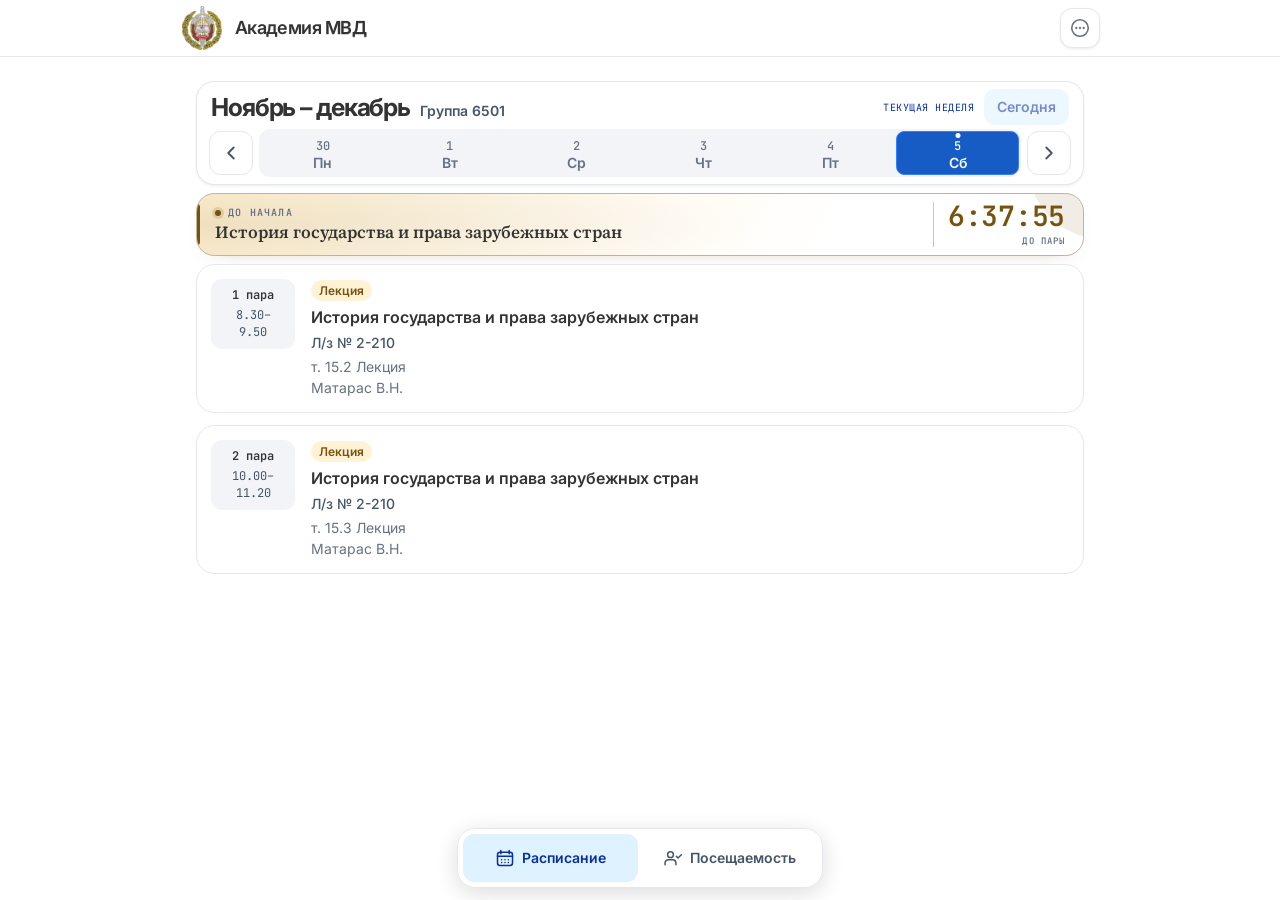
<file: index.html>
<!DOCTYPE html>
<html lang="ru">
<head>
<script src="./js/questions.js" defer></script>
<script src="./js/verified-lessons.js" defer></script>
<script type="module" src="./js/app.js?v=20261122-attendance-motion"></script>
<script src="./js/pwa.js" defer></script>
<script type="module" src="./js/attendance.js?v=20261123-safari-handoff"></script>

<!-- Google Analytics -->
<script async src="https://www.googletagmanager.com/gtag/js?id=G-74Q3M2K18C"></script>
<script>
  window.dataLayer = window.dataLayer || [];
  function gtag(){dataLayer.push(arguments);}
  gtag('js', new Date());
  gtag('config', 'G-74Q3M2K18C');
</script>

<meta charset="UTF-8">
<meta name="viewport" content="width=device-width, initial-scale=1.0, maximum-scale=1, user-scalable=no, viewport-fit=cover">
<meta name="apple-mobile-web-app-capable" content="yes">
<meta name="apple-mobile-web-app-title" content="Расписание">
<meta name="mobile-web-app-capable" content="yes">
<meta name="theme-color" content="#ffffff">
<script src="./js/theme.js"></script>

<title>Расписание 4501 · 4502 · 4503</title>
  <!-- Иконки сайта -->
  <link rel="icon" href="./assets/icons/favicon.ico" sizes="any">
  <link rel="icon" type="image/png" sizes="96x96" href="./assets/icons/favicon-96x96.png">
  <link rel="icon" type="image/svg+xml" href="./assets/icons/favicon.svg">
  <link rel="apple-touch-icon" sizes="180x180" href="./assets/icons/apple-touch-icon.png">

  <link rel="manifest" href="./manifest.webmanifest">
  <link rel="preconnect" href="https://fonts.googleapis.com">
<link rel="preconnect" href="https://fonts.gstatic.com" crossorigin>
<link href="https://fonts.googleapis.com/css2?family=Inter:wght@400;500;600;700&family=JetBrains+Mono:wght@400;500;600&family=Source+Serif+4:wght@400;600&display=swap" rel="stylesheet">
<link rel="stylesheet" href="./css/styles.css?v=20261122-attendance-motion">
</head>
<body>

<div id="iosInstallHint" style="display:none;position:fixed;left:12px;right:12px;bottom:var(--page-nav-clearance);z-index:9999;background:var(--paper-card);color:var(--ink);border:1px solid var(--line);border-radius:var(--radius);padding:14px 16px;box-shadow:0 8px 30px rgba(0,0,0,.28);font:14px -apple-system,BlinkMacSystemFont,'Segoe UI',sans-serif">
  <div style="font-weight:600;font-size:15px;margin-bottom:6px">Добавь расписание на экран «Домой»</div>
  <div style="line-height:1.45;color:var(--ink-soft)">В Safari нажми <b>Поделиться</b> → <b>На экран «Домой»</b>. После добавления оно будет открываться как отдельное приложение.</div>
  <button id="iosInstallClose" style="margin-top:10px;border:0;border-radius:9px;padding:8px 12px;background:var(--primary-action);color:var(--primary-on-action);font-weight:600">Понятно</button>
</div>

<div class="header">
  <div class="header-inner">
    <p class="brand">
      <img class="brand-icon" src="./assets/images/academy-logo.png?v=2" width="52" height="52" alt="">
      <span class="brand-name">
        <span class="brand-word">Академия</span>
        <span class="brand-emblem">МВД</span>
      </span>
    </p>
    <div class="header-actions">
      <details id="attendance-profile" class="attendance-profile" hidden>
        <summary class="attendance-profile-trigger" aria-label="Профиль" title="Профиль">
          <svg viewBox="0 0 24 24" aria-hidden="true">
            <circle cx="12" cy="12" r="9"/>
            <circle cx="12" cy="10" r="2.4"/>
            <path d="M7.8 17a4.4 4.4 0 0 1 8.4 0"/>
          </svg>
        </summary>
        <div class="attendance-auth attendance-profile-panel">
          <p id="attendance-profile-name"></p>
          <p id="attendance-profile-role"></p>
          <p id="attendance-profile-message" role="status"></p>
          <button id="attendance-logout" type="button" hidden>Выйти</button>
        </div>
      </details>
      <div class="header-menu" id="header-menu">
        <button id="header-menu-toggle" class="header-menu-toggle" type="button" aria-label="Дополнительные действия" aria-expanded="false" aria-controls="header-menu-content">
          <svg viewBox="0 0 24 24" aria-hidden="true">
            <circle cx="12" cy="12" r="9"/>
            <path d="M8 12h.01m3.99 0h.01m3.99 0h.01" stroke-width="2.5"/>
          </svg>
        </button>
        <div class="header-menu-surface">
          <div class="header-menu-clip">
            <div id="header-menu-content" class="header-menu-content" inert>
              <div id="switcher" class="switcher">
                <div class="switcher-row" id="faculty-row" hidden>
                  <span class="switcher-label" id="faculty-label">Факультет</span>
                  <div class="switcher-tabs" id="faculty-tabs" role="group" aria-labelledby="faculty-label"></div>
                </div>
                <div class="switcher-row">
                  <span class="switcher-label" id="course-label">Курс</span>
                  <div class="switcher-tabs" id="course-tabs" role="group" aria-labelledby="course-label"></div>
                </div>
                <div class="switcher-row">
                  <span class="switcher-label" id="group-label">Группа</span>
                  <div class="switcher-tabs" id="group-tabs" role="group" aria-labelledby="group-label"></div>
                </div>
              </div>
              <ul id="header-menu-items" class="header-menu-items">
                <li><button id="theme-toggle" type="button">
                  <svg class="theme-svg" viewBox="0 0 24 24" aria-hidden="true">
                    <g class="sun">
                      <circle cx="12" cy="12" r="4"/>
                      <path d="M12 2v2m0 16v2M2 12h2m16 0h2M5 5l1.5 1.5m11 11L19 19M19 5l-1.5 1.5m-11 11L5 19"/>
                    </g>
                    <path class="moon" d="M20.6 13.1A8.6 8.6 0 1 1 10.9 3.4a6.7 6.7 0 0 0 9.7 9.7Z"/>
                  </svg>
                  Сменить тему
                </button></li>
                <li><button id="app-info-button" type="button" aria-haspopup="dialog" aria-controls="app-info">
                  <svg viewBox="0 0 24 24" aria-hidden="true">
                    <circle cx="12" cy="12" r="9"/>
                    <path d="M12 11v5m0-8h.01"/>
                  </svg>
                  О приложении
                </button></li>
                <li><button id="share-schedule" type="button">
                  <svg viewBox="0 0 24 24" aria-hidden="true">
                    <path d="M12 15V3m-4 4 4-4 4 4m-9 4H6a2 2 0 0 0-2 2v6a2 2 0 0 0 2 2h12a2 2 0 0 0 2-2v-6a2 2 0 0 0-2-2h-1"/>
                  </svg>
                  Поделиться расписанием
                </button></li>
              </ul>
            </div>
          </div>
        </div>
      </div>
    </div>
  </div>
<blockquote class="header-quote">
    <p>Ничто так не освобождает человека, как знание.</p>
    <cite>И. С. Тургенев</cite>
  </blockquote>
  </div>
<dialog id="app-info" class="app-info" aria-labelledby="app-info-title">
  <div class="app-info-heading">
    <h2 id="app-info-title">О приложении</h2>
    <form method="dialog">
      <button class="app-info-close" type="submit" aria-label="Закрыть" autofocus>×</button>
    </form>
  </div>
  <p class="app-info-author">
    <span>Разработчик</span>
    <strong>Voina Roman Nikolaevich</strong>
  </p>
  <p class="app-info-description">Если заметили ошибку или у вас есть предложение, напишите мне в Telegram. Буду рад обратной связи.</p>
  <a class="app-info-contact" href="https://t.me/machiavellianismus" target="_blank" rel="noopener">
    <svg class="app-info-telegram" viewBox="0 0 32 32" aria-hidden="true">
      <path d="M22.122 10.040c0.006-0 0.014-0 0.022-0 0.209 0 0.403 0.065 0.562 0.177l-0.003-0.002c0.116 0.101 0.194 0.243 0.213 0.403l0 0.003c0.020 0.122 0.031 0.262 0.031 0.405 0 0.065-0.002 0.129-0.007 0.193l0-0.009c-0.225 2.369-1.201 8.114-1.697 10.766-0.21 1.123-0.623 1.499-1.023 1.535-0.869 0.081-1.529-0.574-2.371-1.126-1.318-0.865-2.063-1.403-3.342-2.246-1.479-0.973-0.52-1.51 0.322-2.384 0.221-0.23 4.052-3.715 4.127-4.031 0.004-0.019 0.006-0.040 0.006-0.062 0-0.078-0.029-0.149-0.076-0.203l0 0c-0.052-0.034-0.117-0.053-0.185-0.053-0.045 0-0.088 0.009-0.128 0.024l0.002-0.001q-0.198 0.045-6.316 4.174c-0.445 0.351-1.007 0.573-1.619 0.599l-0.006 0c-0.867-0.105-1.654-0.298-2.401-0.573l0.074 0.024c-0.938-0.306-1.683-0.467-1.619-0.985q0.051-0.404 1.114-0.827 6.548-2.853 8.733-3.761c1.607-0.853 3.47-1.555 5.429-2.010l0.157-0.031zM15.93 1.025c-8.302 0.020-15.025 6.755-15.025 15.060 0 8.317 6.742 15.060 15.060 15.060s15.060-6.742 15.060-15.060c0-8.305-6.723-15.040-15.023-15.060h-0.002q-0.035-0-0.070 0z"/>
    </svg>
    @machiavellianismus
  </a>
</dialog>

<dialog id="share-dialog" class="app-info share-dialog" aria-labelledby="share-dialog-title">
  <form method="dialog">
    <button class="app-info-close" type="submit" aria-label="Закрыть">×</button>
  </form>
  <h2 id="share-dialog-title">Ссылка на расписание</h2>
  <label for="share-url">Скопируйте ссылку</label>
  <input id="share-url" type="url" readonly autofocus>
</dialog>
<p id="share-status" class="share-status" role="status"></p>

<main id="schedule-page" aria-label="Расписание">
<input type="radio" name="day" id="day-mon" class="hidden-radio" checked>
<input type="radio" name="day" id="day-tue" class="hidden-radio">
<input type="radio" name="day" id="day-wed" class="hidden-radio">
<input type="radio" name="day" id="day-thu" class="hidden-radio">
<input type="radio" name="day" id="day-fri" class="hidden-radio">
<input type="radio" name="day" id="day-sat" class="hidden-radio">
<input type="radio" name="week" id="week-0" class="hidden-radio">
<input type="radio" name="week" id="week-1" class="hidden-radio" checked>
<input type="radio" name="week" id="week-2" class="hidden-radio">
<input type="radio" name="week" id="week-3" class="hidden-radio">
<input type="radio" name="week" id="week-4" class="hidden-radio">
<input type="radio" name="week" id="week-5" class="hidden-radio">
<input type="radio" name="week" id="week-6" class="hidden-radio">
<input type="radio" name="week" id="week-7" class="hidden-radio">
<input type="radio" name="week" id="week-8" class="hidden-radio">
<input type="radio" name="week" id="week-9" class="hidden-radio">
<input type="radio" name="week" id="week-10" class="hidden-radio">
<input type="radio" name="week" id="week-11" class="hidden-radio">
<input type="radio" name="week" id="week-12" class="hidden-radio">
<input type="radio" name="week" id="week-13" class="hidden-radio">
<input type="radio" name="week" id="week-14" class="hidden-radio">
<input type="radio" name="week" id="week-15" class="hidden-radio">
<input type="radio" name="week" id="week-16" class="hidden-radio">
<input type="radio" name="week" id="week-17" class="hidden-radio">

<div class="app">
  <div class="wrap">

       <div class="sticky-bar">
      <div class="week-head">
        <div class="week-title">
          <div class="week-month" id="week-month"></div>
          <p id="schedule-group-label" class="schedule-group-label" aria-live="polite"></p>
        </div>
        <div class="week-actions">
          <div class="week-rel" id="week-rel"></div>
          <button class="today-button" id="today-jump" type="button">Сегодня</button>
        </div>
      </div>

      <div class="day-nav">
        <button type="button" class="day-arrow" id="week-prev" aria-label="Предыдущая неделя">
          <svg viewBox="0 0 24 24" aria-hidden="true"><path d="M15 6l-6 6 6 6"/></svg>
        </button>

        <div class="day-tabs">
          <label for="day-mon" class="day-tab"><span class="day-num" id="daynum-mon"></span><span class="day-name">Пн</span></label>
          <label for="day-tue" class="day-tab"><span class="day-num" id="daynum-tue"></span><span class="day-name">Вт</span></label>
          <label for="day-wed" class="day-tab"><span class="day-num" id="daynum-wed"></span><span class="day-name">Ср</span></label>
          <label for="day-thu" class="day-tab"><span class="day-num" id="daynum-thu"></span><span class="day-name">Чт</span></label>
          <label for="day-fri" class="day-tab"><span class="day-num" id="daynum-fri"></span><span class="day-name">Пт</span></label>
          <label for="day-sat" class="day-tab"><span class="day-num" id="daynum-sat"></span><span class="day-name">Сб</span></label>
        </div>

        <button type="button" class="day-arrow" id="week-next" aria-label="Следующая неделя">
          <svg viewBox="0 0 24 24" aria-hidden="true"><path d="M9 6l6 6-6 6"/></svg>
        </button>
      </div>
    </div>

    <div id="status-bar" class="status-bar"></div>
    <div id="schedule"></div>
  </div>
</div>
</main>

<main id="attendance-page" aria-label="Посещаемость" hidden>
  <div class="wrap">
    <section id="attendance-account" class="attendance-auth" aria-label="Вход в посещаемость">
      <p id="attendance-message" aria-live="polite"></p>
      <p id="attendance-registration-note" class="attendance-registration-note">Система пока работает только для группы <strong>4501</strong>.</p>
      <form id="attendance-login-form">
        <button id="attendance-login" type="submit">Войти через Telegram</button>
      </form>
      <form id="attendance-claim-form" hidden>
        <label for="attendance-group">Группа</label>
        <select id="attendance-group" required>
          <option value="4501" selected>4501</option>
          <option value="4502" disabled>4502 · недоступна</option>
          <option value="4503" disabled>4503 · недоступна</option>
        </select>
        <label for="attendance-full-name">Фамилия, имя и отчество как в списке группы</label>
        <input id="attendance-full-name" type="text" autocomplete="name" maxlength="200" required>
        <button type="submit">Привязать мою запись</button>
      </form>
    </section>
    <section id="attendance-marks" class="attendance-marks" aria-label="Отметки посещаемости" hidden>
      <section class="attendance-mark-card" aria-labelledby="attendance-mark-title">
        <div class="attendance-mark-header">
          <h3 id="attendance-mark-title">Дата отметок</h3>
          <div id="attendance-date-control"></div>
        </div>
        <p id="attendance-mark-message" class="attendance-mark-message" role="status"></p>
        <details id="attendance-personal-mark" class="attendance-personal-mark" open hidden>
          <summary class="attendance-disclosure">Моя отметка</summary>
          <form id="attendance-mark-form" hidden>
            <div class="attendance-mark-fields">
              <label for="attendance-pair">К каким парам <select id="attendance-pair" required></select></label>
              <label for="attendance-status">Статус <select id="attendance-status" required></select></label>
            </div>
            <div id="attendance-reason-field" class="attendance-reason-field" hidden>
              <label for="attendance-reason">Причина пропуска (необязательно)</label>
              <textarea id="attendance-reason" rows="3" maxlength="500" aria-describedby="attendance-reason-note"></textarea>
              <p id="attendance-reason-note">Причину пропуска видит только староста. Староста решает, вносить ли пропуск в бумажный журнал.</p>
            </div>
            <div class="attendance-mark-actions">
              <button type="submit">Сохранить отметку</button>
              <button id="attendance-clear-mark" type="button" hidden>Снять отметку</button>
            </div>
          </form>
        </details>
      </section>
      <section id="attendance-group-marks" class="attendance-mark-card attendance-group-marks" aria-labelledby="attendance-group-marks-title" hidden>
        <div class="attendance-mark-header">
          <h3 id="attendance-group-marks-title">Отметки группы</h3>
          <span id="attendance-absence-count" class="attendance-absence-count" hidden></span>
        </div>
        <p id="attendance-absence-empty" class="attendance-mark-message" hidden>На выбранную дату пока нет отметок об отсутствии.</p>
        <ul id="attendance-mark-list"></ul>
      </section>
      <details id="attendance-analytics" class="attendance-mark-card attendance-analytics" hidden>
        <summary class="attendance-disclosure">Аналитика пропусков(ПН)</summary>
        <div class="attendance-analytics-content">
          <form id="attendance-analytics-filter" class="attendance-analytics-filter" aria-label="Период аналитики">
            <label for="attendance-analytics-from">С <input id="attendance-analytics-from" type="date" required></label>
            <label for="attendance-analytics-to">По <input id="attendance-analytics-to" type="date" required></label>
            <button type="submit">Показать</button>
          </form>
          <p id="attendance-analytics-message" class="attendance-mark-message" role="status"></p>
          <table id="attendance-analytics-table" hidden>
            <caption id="attendance-analytics-period"></caption>
            <thead><tr><th scope="col">Студент</th><th scope="col">Пар</th><th scope="col">Дней</th></tr></thead>
            <tbody></tbody>
          </table>
        </div>
      </details>
    </section>
  </div>
</main>

<nav class="page-nav" aria-label="Разделы приложения">
  <a href="#timetable" aria-controls="schedule-page" aria-current="page">
    <svg viewBox="0 0 24 24" aria-hidden="true">
      <rect x="3" y="5" width="18" height="16" rx="3"/>
      <path d="M7 3v4m10-4v4M3 10h18M8 14h.01m4 0h.01m4 0h.01M8 17.5h.01m4 0h.01m4 0h.01"/>
    </svg>
    Расписание
  </a>
  <a href="#attendance" aria-controls="attendance-page">
    <svg viewBox="0 0 24 24" aria-hidden="true">
      <circle cx="9" cy="8" r="3.5"/>
      <path d="M2.5 20v-2a4 4 0 0 1 4-4h5a4 4 0 0 1 4 4v2m.5-10 2 2 4-4"/>
    </svg>
    Посещаемость
  </a>
</nav>

</body>
</html>
</file>
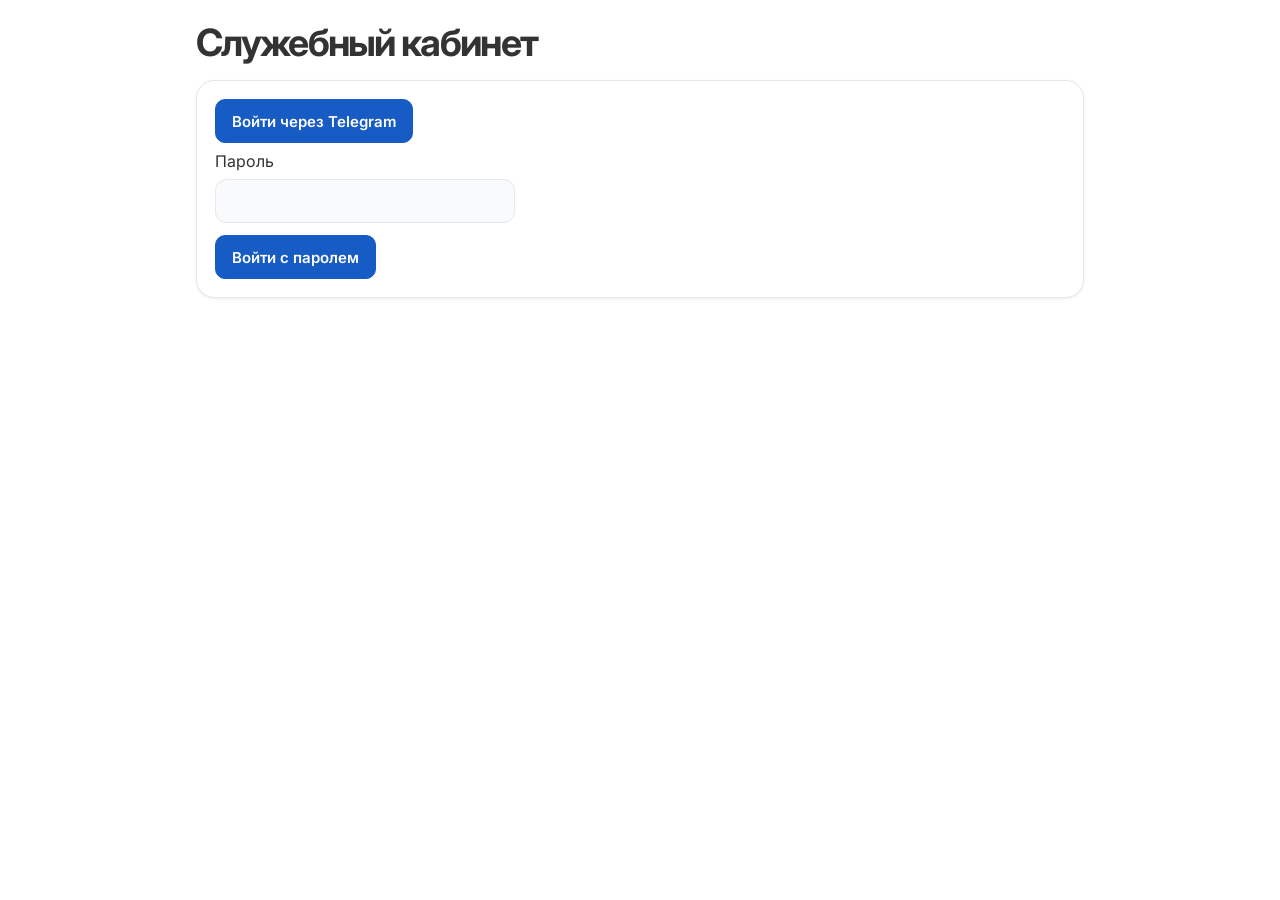
<file: attendance-admin.html>
<!DOCTYPE html>
<html lang="ru">
<head>
  <meta charset="UTF-8">
  <meta name="viewport" content="width=device-width, initial-scale=1, maximum-scale=1, user-scalable=no">
  <meta name="theme-color" content="#ffffff">
  <script src="./js/theme.js"></script>
  <meta name="referrer" content="no-referrer">
  <meta name="robots" content="noindex">
  <title>Служебный кабинет</title>
  <link rel="stylesheet" href="https://fonts.googleapis.com/css2?family=Inter:wght@400;500;600;700&family=JetBrains+Mono:wght@400;500;600&family=Source+Serif+4:wght@400;600&display=swap">
  <link rel="stylesheet" href="./css/styles.css?v=20261122-attendance-motion">
  <script type="module" src="./js/attendance.js?v=20261123-telegram-login"></script>
</head>
<body>
  <main class="wrap">
    <h1 class="attendance-title">Служебный кабинет</h1>
    <section class="attendance-auth" aria-label="Вход в кабинет">
      <p id="attendance-message" aria-live="polite"></p>
      <form id="attendance-login-form" data-mode="admin" method="post">
        <button id="attendance-admin-telegram" type="button">Войти через Telegram</button>
        <label for="attendance-admin-password">Пароль</label>
        <input id="attendance-admin-password" type="password" autocomplete="current-password" maxlength="256" required>
        <button type="submit">Войти с паролем</button>
      </form>
      <button id="attendance-logout" type="button" hidden>Выйти</button>
    </section>
    <section id="attendance-marks" class="attendance-marks" aria-label="Посещаемость всех групп" hidden>
      <section class="attendance-mark-card" aria-labelledby="attendance-mark-title">
        <div class="attendance-mark-header">
          <h3 id="attendance-mark-title">Посещаемость групп</h3>
          <div id="attendance-date-control"></div>
        </div>
        <div class="attendance-mark-fields">
          <label for="attendance-review-group">Группа
            <select id="attendance-review-group"><option value="4501">4501</option><option value="4502">4502</option><option value="4503">4503</option></select>
          </label>
        </div>
        <p id="attendance-mark-message" class="attendance-mark-message" role="status"></p>
      </section>
      <section id="attendance-group-marks" class="attendance-mark-card attendance-group-marks" aria-labelledby="attendance-group-marks-title" hidden>
        <h3 id="attendance-group-marks-title">Отметки группы</h3>
        <ul id="attendance-mark-list"></ul>
      </section>
    </section>
    <section class="attendance-auth admin-registrations" id="attendance-registrations" aria-labelledby="attendance-registrations-title" hidden>
      <div class="admin-registrations-heading">
        <h2 id="attendance-registrations-title">Зарегистрированные</h2>
        <button id="attendance-registrations-refresh" type="button">Обновить</button>
      </div>
      <label for="attendance-registrations-search">Поиск по ФИО, Telegram-имени, @username или ID</label>
      <input id="attendance-registrations-search" type="search" autocomplete="off">
      <p id="attendance-registrations-message" role="status"></p>
      <ul id="attendance-registrations-list"></ul>
    </section>
    <section class="attendance-auth" id="attendance-leader-panel" aria-labelledby="attendance-leader-title" hidden>
      <h2 id="attendance-leader-title">Права старосты</h2>
      <p id="attendance-leader-message" aria-live="polite"></p>
      <form id="attendance-leader-form">
        <label for="attendance-leader">Запись в списке группы</label>
        <select id="attendance-leader" required></select>
        <label for="attendance-leader-telegram">Подтверждённый Telegram ID</label>
        <input id="attendance-leader-telegram" type="text" inputmode="numeric" pattern="[1-9][0-9]{0,15}" maxlength="16" required>
        <button type="submit">Подтвердить старосту</button>
      </form>
    </section>
  </main>
</body>
</html>
</file>
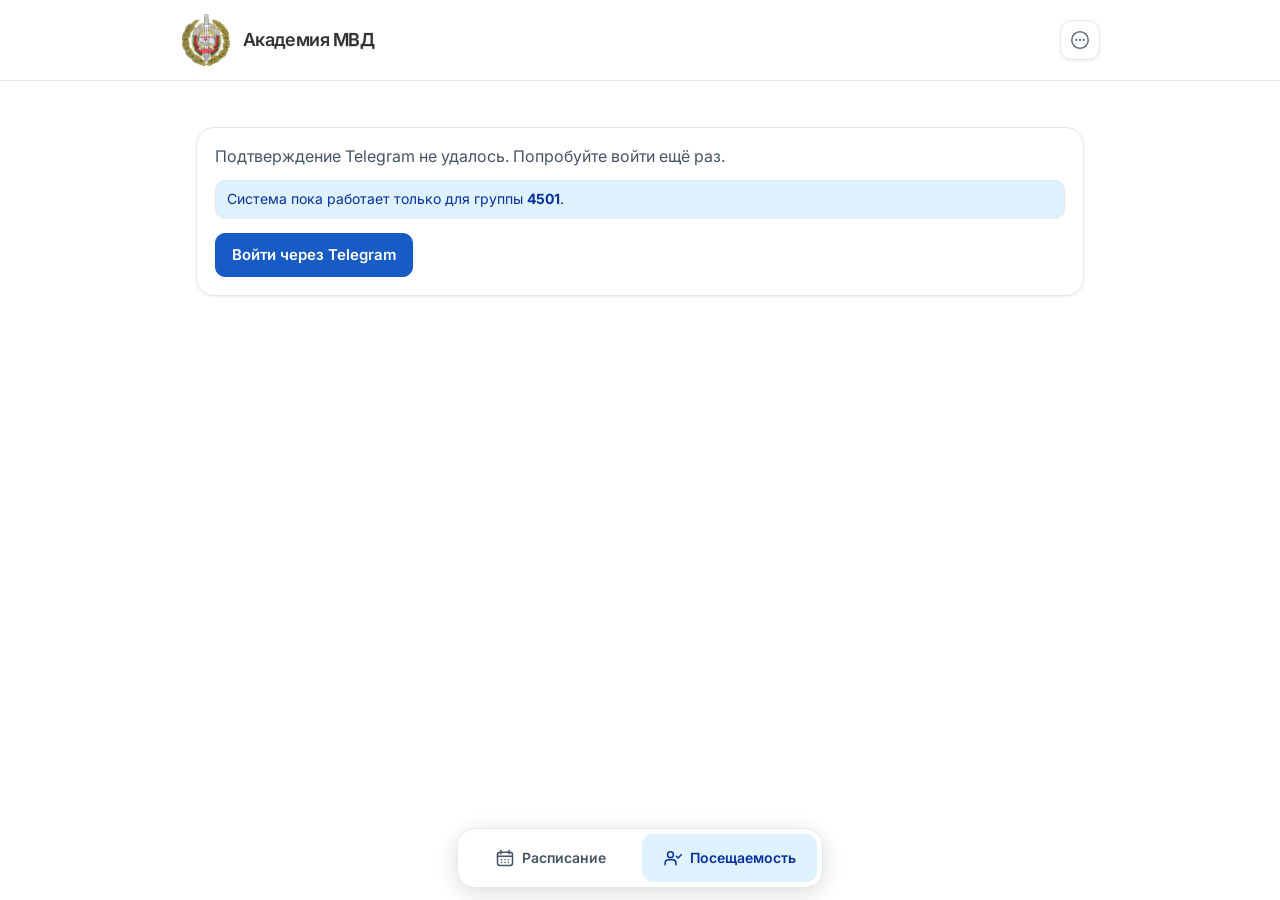
<file: telegram-callback.html>
<!DOCTYPE html>
<html lang="ru">
<head>
  <meta charset="UTF-8">
  <meta name="viewport" content="width=device-width, initial-scale=1, maximum-scale=1, user-scalable=no">
  <meta name="referrer" content="no-referrer">
  <title>Вход через Telegram</title>
  <style>body { touch-action: pan-x pan-y; }</style>
</head>
<body>
  <p>Завершаем вход через Telegram…</p>
  <script>
    const params = new URLSearchParams(location.search);
    let destination = './#attendance';
    try {
      const attempt = JSON.parse(sessionStorage.getItem('attendance-telegram-attempt'));
      if (attempt?.admin === true && attempt.state === params.get('state')) destination = './attendance-admin.html';
      sessionStorage.setItem('attendance-telegram-result', JSON.stringify({
        code: params.get('code'), state: params.get('state'), error: params.get('error')
      }));
    } finally {
      location.replace(destination);
    }
  </script>
</body>
</html>
</file>
<file: css/styles.css>
/* ═══════════════════════════════════════════════════
   1. ПЕРЕМЕННЫЕ — СВЕТЛАЯ ТЕМА
   ═══════════════════════════════════════════════════ */
:root{
  color-scheme:light;
  --paper:#ffffff;
  --paper-card:#ffffff;
  --surface:#f9fafb;
  --surface-raised:#f2f4f7;
  --ink:#333333;
  --ink-soft:#465468;
  --muted:#677184;
  --line:#e4e7ec;
  --primary:#3280ff;
  --primary-action:#175bc4;
  --primary-on-action:#ffffff;
  --teal:#0830a0;
  --teal-bg:#dff2ff;
  --gold:#76530f;
  --gold-bg:#fff2d5;
  --plum:#674294;
  --plum-bg:#f3ebfc;

  --radius:1.15rem;
  --control-radius:.7rem;
  --layout-width:920px;
  --font-sans:Inter, system-ui, sans-serif;
  --font-mono:'JetBrains Mono', monospace;
  --font-serif:'Source Serif 4', Georgia, serif;
  --header-bg:var(--paper);
  --header-fg:var(--ink);
  --header-muted:var(--muted);
  --eyebrow:var(--muted);
  --switch-label:var(--muted);
  --switch-border:var(--line);
  --switch-fg:var(--ink-soft);
  --switch-active-bg:var(--teal-bg);
  --switch-active-fg:var(--teal);
  --now-color:var(--primary);
  --now-bg:var(--teal-bg);
  --card-shadow:0 1px 3px rgb(0 0 0 / .08);
  --card-shadow-hover:0 4px 12px rgb(0 0 0 / .1);
}

html[data-theme="dark"]{
  color-scheme:dark;
  --paper:#171717;
  --paper-card:#262626;
  --surface:#1f1f1f;
  --surface-raised:#262626;
  --ink:#e5e5e5;
  --ink-soft:#d4d4d4;
  --muted:#a3a3a3;
  --line:#404040;
  --primary-action:var(--primary);
  --primary-on-action:#101b31;
  --teal:#bedbff;
  --teal-bg:#203554;
  --gold:#ffd187;
  --gold-bg:#3b301d;
  --plum:#e3c7ff;
  --plum-bg:#392948;
  --card-shadow:0 1px 3px rgb(0 0 0 / .22);
  --card-shadow-hover:0 4px 12px rgb(0 0 0 / .28);
}

/* ═══════════════════════════════════════════════════
   3. БАЗА
   ═══════════════════════════════════════════════════ */
*{ box-sizing:border-box; }
html,body{ margin:0; padding:0; }
body{
  touch-action:pan-x pan-y;
  background:linear-gradient(180deg, color-mix(in srgb, var(--teal-bg) 28%, var(--paper)) 0, var(--paper) 280px);
  color:var(--ink);
  font-family:var(--font-sans);
  min-height:100vh;
  -webkit-font-smoothing:antialiased;
}
.hidden-radio{
  position:absolute;
  opacity:0;
  pointer-events:none;
  width:0; height:0;
}

/* ═══════════════════════════════════════════════════
   4. ШАПКА
   ═══════════════════════════════════════════════════ */
.header{
  background:
    radial-gradient(120% 80% at 15% 0%,  rgba(109,194,174,.14) 0%, transparent 55%),
    radial-gradient(90% 70%  at 90% 10%, rgba(224,183,91,.12) 0%, transparent 60%),
    var(--header-bg);
  color:var(--header-fg);
  padding:16px 20px 10px;
  position:relative;
  overflow:hidden;
  padding-top: calc(16px + env(safe-area-inset-top));
}
.header-inner{
  max-width:var(--layout-width);
  margin:0 auto;
  display:flex;
  align-items:center;
  justify-content:space-between;
  gap:16px;
}

/* ─── Логотип-заголовок ─── */
.brand{
  flex:1 1 auto;
  min-width:0;
  margin:0;
  text-align:center;
  font-family:var(--font-serif);
  font-weight:600;
  font-size:clamp(28px, 5.7vw, 40px);
  line-height:1.05;
  letter-spacing:-0.015em;
  display:flex;
  align-items:baseline;
  justify-content:center;
  flex-wrap:wrap;
  gap:14px;
  text-shadow:0 0 60px rgba(224,183,91,.18);
}
.brand-word{
  color:var(--header-fg);
}
.brand-emblem{
  position:relative;
  color:transparent;
  background:linear-gradient(135deg,
    #F7E1A1 0%,
    #E0B75B 45%,
    #B98D33 100%);
  -webkit-background-clip:text;
  background-clip:text;
  padding-bottom:8px;
  /* лёгкий «металлический» блик */
  text-shadow:0 1px 0 rgba(0,0,0,.18);
}
.brand-emblem::after{
  content:'';
  position:absolute;
  left:6%;
  right:6%;
  bottom:0;
  height:2px;
  border-radius:2px;
  background:linear-gradient(90deg,
    transparent 0%,
    rgba(224,183,91,.55) 25%,
    rgba(224,183,91,.95) 50%,
    rgba(224,183,91,.55) 75%,
    transparent 100%);
  filter:drop-shadow(0 0 6px rgba(224,183,91,.45));
}

/* ─── Эпиграф в шапке ─── */
.header-quote{
  max-width:520px;
  margin:8px auto 0;
  padding:0 18px;
  position:relative;
  font-family:var(--font-serif);
  color:var(--header-fg);
  user-select:none;
  border:none;
  outline:none;
  background:transparent;
}
.header-quote p{
  margin:0 0 5px;
  font-style:italic;
  font-weight:500;
  font-size:clamp(13px, 1.45vw, 15px);
  line-height:1.32;
  letter-spacing:.004em;
  color:var(--header-fg);
}
.header-quote cite{
  display:block;
  text-align:right;
  font-family:var(--font-mono);
  font-style:normal;
  font-weight:500;
  font-size:10px;
  letter-spacing:.18em;
  text-transform:uppercase;
  color:var(--gold);
  opacity:.9;
  padding-right:4px;
}
.header-quote cite::before{
  content:'— ';
  opacity:.55;
}

/* ═══════════════════════════════════════════════════
   6. ОБЁРТКА И STICKY-БАР
   ═══════════════════════════════════════════════════ */
.wrap{
  max-width:var(--layout-width);
  margin:0 auto;
  padding:14px 16px 42px;
}
.sticky-bar{
  position:sticky;
  top:0;
  z-index:20;
  background:var(--paper);
  margin:0 -16px;
  padding:8px 16px 2px;
  box-shadow:0 8px 18px -14px rgba(0,0,0,.28);
}
html[data-theme="dark"] .sticky-bar{
  box-shadow:0 6px 12px -8px rgba(0,0,0,.5);
}

/* ═══════════════════════════════════════════════════
   7. ДНИ НЕДЕЛИ
   ═══════════════════════════════════════════════════ */
.day-tabs{
  display:flex;
  gap:4px;
  overflow-x:auto;
  padding-bottom:4px;
  margin-bottom:16px;
  border-bottom:none;
  -ms-overflow-style:none;
  scrollbar-width:none;
}
.day-tabs::-webkit-scrollbar{ display:none; }
.day-tab{
  flex:1 1 0;
  min-width:34px;
  display:flex;
  flex-direction:column;
  align-items:center;
  gap:4px;
  padding:7px 10px 8px;
  cursor:pointer;
  white-space:nowrap;
  border-radius:10px;
  border:1px solid transparent;
  transition:background .15s, border-color .15s, transform .1s;
  -webkit-tap-highlight-color:transparent;
  user-select:none;
}
.day-tab:hover{
  background:var(--paper-card);
  border-color:var(--line);
}
.day-tab:active{ transform:scale(.96); }
.day-tab .day-num{
  font-family:var(--font-mono);
  font-size:12.5px;
  font-weight:600;
  color:var(--muted);
  line-height:1;
  padding:2px 6px;
  border-radius:100px;
  transition:color .15s;
}
.day-tab .day-name{
  font-size:14.5px;
  font-weight:500;
  color:var(--muted);
  line-height:1;
  transition:color .15s;
}
/* ═══════════════════════════════════════════════════
   8. НЕДЕЛЯ: ЗАГОЛОВОК + СТРЕЛКИ + ДНИ
   ═══════════════════════════════════════════════════ */
.week-head{
  display:flex;
  align-items:center;
  gap:10px;
  margin:0 2px 10px;
  flex-wrap:wrap;
}
.week-title{ min-width:0; }
.week-head .week-month{
  font-family:var(--font-serif);
  font-weight:600;
  font-size:17px;
  color:var(--ink);
  line-height:1.2;
}
.week-head .week-rel{
  font-family:var(--font-mono);
  font-size:10px;
  color:var(--gold);
  text-transform:uppercase;
  letter-spacing:.05em;
}
.week-actions{
  margin-left:auto;
  display:flex;
  align-items:center;
  gap:10px;
}
.today-button{
  border:1px solid color-mix(in srgb, var(--gold) 45%, var(--line));
  border-radius:999px;
  padding:5px 11px;
  background:var(--gold-bg);
  color:var(--gold);
  font:600 11px var(--font-sans);
  cursor:pointer;
  transition:background .15s, transform .12s, opacity .15s;
}
.today-button:hover{ background:color-mix(in srgb, var(--gold-bg) 70%, var(--gold)); }
.today-button:active{ transform:scale(.96); }
.today-button:disabled{ opacity:.55; cursor:default; }
.today-button:focus-visible,
body.is-current-week .week-head .week-month{ color:var(--teal); }

/* Контейнер: стрелка — дни — стрелка */
.day-nav{
  display:flex;
  align-items:stretch;
  gap:6px;
  border-bottom:1px solid var(--line);
  margin-bottom:14px;
}
/* day-tabs больше не рисует свою нижнюю линию и margin */
.day-tabs{
  border-bottom:none;
  margin-bottom:0;
  flex:1 1 auto;
  min-width:0;
}

/* ═══════════════════════════════════════════════════
   9. КАРТОЧКИ ПАР
   ═══════════════════════════════════════════════════ */
/* ═══════════════════════════════════════════════════
   9. КАРТОЧКИ ПАР
   ═══════════════════════════════════════════════════ */
.panel{ display:none; }
.panel.active{ display:block; }
.lessons{
  display:flex;
  flex-direction:column;
  gap:8px;
}

.lesson-card{
  display:grid;
  grid-template-columns:70px 1fr;
  gap:12px;
  background:var(--paper-card);
  border:1px solid var(--line);
  border-left:3px solid var(--muted);
  border-radius:14px;
  padding:13px 14px 14px;
  box-shadow:
    0 1px 2px rgba(0,0,0,.04),
    0 8px 20px -14px rgba(0,0,0,.20);
  transition:box-shadow .2s, transform .2s, border-color .2s;
  position:relative;
  overflow:hidden;
  animation:card-in .32s ease-out backwards;
  -webkit-tap-highlight-color:transparent;
}
.lesson-card::before{
  content:'';
  position:absolute;
  inset:0;
  pointer-events:none;
  background:linear-gradient(180deg,
    rgba(255,255,255,.02) 0%,
    transparent 30%);
}
.lesson-card.type-Лекция {
  border-left-color:var(--gold);
  box-shadow:0 1px 2px rgba(0,0,0,.04),
             0 8px 22px -14px rgba(154,123,46,.35);
}
.lesson-card.type-Практика{
  border-left-color:var(--teal);
  box-shadow:0 1px 2px rgba(0,0,0,.04),
             0 8px 22px -14px rgba(39,98,88,.35);
}
.lesson-card.type-Семинар {
  border-left-color:var(--plum);
  box-shadow:0 1px 2px rgba(0,0,0,.04),
             0 8px 22px -14px rgba(106,68,104,.35);
}

/* Каскадное появление */
.lesson-card:nth-child(1){ animation-delay:.00s; }
.lesson-card:nth-child(2){ animation-delay:.04s; }
.lesson-card:nth-child(3){ animation-delay:.08s; }
.lesson-card:nth-child(4){ animation-delay:.12s; }
.lesson-card:nth-child(5){ animation-delay:.16s; }
.lesson-card:nth-child(6){ animation-delay:.20s; }
@keyframes card-in{
  from{ opacity:0; transform:translateY(10px); }
  to  { opacity:1; transform:translateY(0); }
}

/* ── «Сейчас идёт» ── */
.lesson-card.is-now{
  position:relative;
  border-color:var(--now-color);
  border-left-color:var(--now-color);
  background:linear-gradient(135deg, var(--now-bg) 0%, var(--paper-card) 80%);
  transform:translateY(-2px);
  box-shadow:
    0 0 0 1px color-mix(in srgb, var(--now-color) 40%, transparent),
    0 14px 30px -14px color-mix(in srgb, var(--now-color) 55%, transparent);
}
.lesson-card.is-now::before{
  content:'● СЕЙЧАС';
  position:absolute;
  top:0;
  right:0;
  background:var(--now-color);
  color:#fff;
  font-family:var(--font-mono);
  font-size:9.5px;
  font-weight:700;
  letter-spacing:.10em;
  padding:5px 12px 5px 14px;
  border-bottom-left-radius:10px;
  border-top-right-radius:10px;
}

/* Время */
.lesson-time{
  font-family:var(--font-mono);
  font-size:12px;
  color:var(--muted);
  line-height:1.42;
  padding-top:3px;
}
.lesson-time .num{
  display:inline-block;
  white-space:nowrap;
  font-size:10px;
  font-weight:600;
  color:var(--ink-soft);
  letter-spacing:.06em;
  margin-bottom:5px;
  padding:0;
  border-radius:0;
  background:transparent;
  border:0;
}

/* Тело */
.lesson-body .subject{
  font-family:var(--font-serif);
  font-weight:600;
  font-size:17px;
  margin:0 0 5px;
  line-height:1.22;
  color:var(--ink);
}
.lesson-body .details{
  font-size:13px;
  color:var(--muted);
  line-height:1.45;
}
.lesson-location{
  margin:5px 0;
  color:var(--ink-soft);
  font-size:13px;
  font-weight:500;
  line-height:1.4;
  overflow-wrap:anywhere;
}

/* Бейдж типа занятия */
.badge{
  display:inline-flex;
  align-items:center;
  gap:6px;
  font-family:var(--font-mono);
  font-size:9.5px;
  font-weight:600;
  letter-spacing:.04em;
  padding:2px 8px 2px 7px;
  border-radius:100px;
  margin-bottom:6px;
}
.badge::before{
  content:'';
  width:6px;
  height:6px;
  border-radius:100px;
  background:currentColor;
  box-shadow:0 0 0 3px color-mix(in srgb, currentColor 22%, transparent);
}
.badge.type-Лекция  { background:var(--gold-bg); color:var(--gold); }
.badge.type-Практика{ background:var(--teal-bg); color:var(--teal); }
.badge.type-Семинар { background:var(--plum-bg); color:var(--plum); }

/* Пустое состояние */
.no-data{
  text-align:center;
  padding:56px 24px;
  color:var(--muted);
  background:
    radial-gradient(70% 60% at 50% 30%,
      color-mix(in srgb, var(--gold) 6%, transparent) 0%,
      transparent 70%),
    var(--paper-card);
  border:1px dashed var(--line);
  border-radius:14px;
}
.no-data::before{
  content:'☕';
  display:block;
  font-size:34px;
  margin-bottom:10px;
  opacity:.7;
}
.no-data .big{
  font-family:var(--font-serif);
  font-size:19px;
  color:var(--ink-soft);
  margin-bottom:6px;
}
/* ═══════════════════════════════════════════════════
   10. ВОПРОСЫ К СЕМИНАРАМ
   ═══════════════════════════════════════════════════ */
.seminar-q{
  margin-top:10px;
  border-top:1px dashed var(--line);
  padding-top:8px;
}
.seminar-q summary{
  cursor:pointer;
  font-family:var(--font-mono);
  font-size:12px;
  color:var(--plum);
  list-style:none;
  user-select:none;
}
.seminar-q summary::-webkit-details-marker{ display:none; }
.seminar-q summary::before{
  content:'▸ ';
  display:inline-block;
  transition:transform .15s;
}
.seminar-q[open] summary::before{ transform:rotate(90deg); }
.seminar-q-note{
  margin:8px 0;
  font-size:0.85rem;
  line-height:1.45;
}
.seminar-q-actions{
  display:flex;
  align-items:center;
  flex-wrap:wrap;
  gap:9px 12px;
  margin:10px 0 2px;
}
.ask-deepseek{
  appearance:none;
  margin:0;
  display:inline-flex;
  align-items:center;
  gap:9px;
  max-width:100%;
  min-height:40px;
  border:1px solid color-mix(in srgb, var(--teal) 24%, var(--line));
  border-radius:10px;
  padding:9px 13px;
  background:color-mix(in srgb, var(--teal-bg) 55%, var(--paper-card));
  color:var(--teal);
  font:500 12px/1.4 var(--font-sans);
  text-align:left;
  text-decoration:none;
  cursor:pointer;
  transition:transform .15s, background .15s, box-shadow .15s, border-color .15s;
  -webkit-tap-highlight-color:transparent;
}
.ask-deepseek:hover{
  transform:translateY(-1px);
  background:var(--teal-bg);
  border-color:color-mix(in srgb, var(--teal) 55%, var(--line));
  box-shadow:0 3px 10px color-mix(in srgb, var(--teal) 10%, transparent);
}
.ask-deepseek:active{ transform:translateY(0); box-shadow:none; }
.ask-deepseek:focus-visible{
  outline:2px solid var(--teal);
  outline-offset:2px;
}
.ask-deepseek svg{ width:17px; height:17px; flex-shrink:0; }
.ask-deepseek-status{
  flex:1 1 100%;
  color:var(--muted);
  font-size:11px;
  line-height:1.35;
}
.seminar-q ol{
  margin:8px 0 0 0;
  padding:0;
  list-style:none;
  font-size:13.5px;
  line-height:1.55;
  color:var(--ink-soft);
}
.seminar-q-item{
  display:flex;
  align-items:flex-start;
  gap:10px;
  padding:7px 8px;
  border-radius:6px;
  border:1px solid transparent;
  transition:background .12s, border-color .12s;
}
.seminar-q-item + .seminar-q-item{ margin-top:4px; }
.seminar-q-item:hover{ background:var(--paper); border-color:var(--line); }
.seminar-q-item .q-num{
  flex:0 0 auto;
  font-family:var(--font-mono);
  font-size:11px;
  color:var(--muted);
  padding-top:2px;
  min-width:18px;
}
.seminar-q-item .q-text{ flex:1 1 auto; min-width:0; }
.seminar-q-item .q-slot{
  flex:0 0 auto;
  margin-left:auto;
  display:flex;
  align-items:center;
  min-height:22px;
}
.seminar-q-item.is-booked{ background:var(--plum-bg); border-color:var(--plum); }
.seminar-q-item.is-mine  { background:var(--teal-bg); border-color:var(--teal); }
.q-badge{
  font-family:var(--font-mono);
  font-size:10.5px;
  padding:2px 8px;
  border-radius:100px;
  background:var(--plum-bg);
  color:var(--plum);
  white-space:nowrap;
}
.q-badge.is-mine{ background:var(--teal-bg); color:var(--teal); }
.q-btn{
  font:600 11px var(--font-mono);
  padding:3px 9px;
  border-radius:100px;
  border:1px solid var(--line);
  background:transparent;
  color:var(--ink-soft);
  cursor:pointer;
}
.q-btn:hover{ background:var(--paper); }

/* ═══════════════════════════════════════════════════
   11. СТАТУС-БАР
   ═══════════════════════════════════════════════════ */
/* ═══════════════════════════════════════════════════
   11. СТАТУС-БАР
   ═══════════════════════════════════════════════════ */
.status-bar{
  display:none;
  align-items:center;
  gap:14px 18px;
  padding:14px 18px;
  border-radius:18px;
  background:
    radial-gradient(90% 150% at 0% 50%, color-mix(in srgb, var(--teal) 11%, transparent), transparent 70%),
    linear-gradient(115deg, var(--teal-bg) 0%, var(--paper-card) 72%);
  border:1px solid color-mix(in srgb, var(--teal) 28%, var(--line));
  margin-bottom:14px;
  position:relative;
  overflow:hidden;
  box-shadow:0 8px 22px -20px color-mix(in srgb, var(--teal) 70%, transparent);
  transition:background .3s, border-color .3s, box-shadow .3s;
}
.status-bar::before{
  content:'';
  position:absolute;
  left:0;
  top:10px;
  bottom:10px;
  width:3px;
  border-radius:0 3px 3px 0;
  background:var(--teal);
}
.status-bar::after{
  content:'';
  position:absolute;
  width:150px;
  height:150px;
  right:-95px;
  top:-105px;
  border-radius:50%;
  background:color-mix(in srgb, var(--teal) 9%, transparent);
  z-index:0;
  pointer-events:none;
}
.status-bar.show{
  display:grid;
  grid-template-columns:minmax(0,1fr) auto;
  align-items:center;
  column-gap:18px;
  row-gap:12px;
}
.status-bar > *{ position:relative; z-index:1; }

/* Центральный блок */
.sb-main{
  grid-column:1;
  grid-row:1;
  min-width:0;
}
.status-bar.sb-free .sb-main{ grid-column:1 / -1; }
.sb-line1{
  display:flex;
  align-items:center;
  gap:7px;
  font-family:var(--font-mono);
  font-size:10px;
  font-weight:600;
  letter-spacing:.12em;
  text-transform:uppercase;
  color:var(--muted);
  margin-bottom:3px;
}
.sb-line1::before{
  content:'';
  width:6px;
  height:6px;
  flex:0 0 auto;
  border-radius:50%;
  background:var(--teal);
  box-shadow:0 0 0 3px color-mix(in srgb, var(--teal) 15%, transparent);
}
.sb-line2{
  font-family:var(--font-serif);
  font-weight:600;
  font-size:17px;
  color:var(--ink);
  line-height:1.2;
  margin-bottom:0;
  white-space:nowrap;
  overflow:hidden;
  text-overflow:ellipsis;
}
.sb-progress{
  grid-column:1 / -1;
  grid-row:2;
  height:5px;
  background:var(--line);
  border-radius:100px;
  overflow:hidden;
}
.sb-progress-fill{
  height:100%;
  width:0;
  background:linear-gradient(90deg, var(--teal) 0%, var(--gold) 100%);
  border-radius:100px;
  transition:width 1s linear;
  box-shadow:0 0 9px color-mix(in srgb, var(--teal) 35%, transparent);
}

/* Счётчик справа */
.sb-countdown{
  grid-column:2;
  grid-row:1;
  text-align:right;
  min-width:86px;
  padding-left:14px;
  border-left:1px solid color-mix(in srgb, var(--teal) 22%, var(--line));
  position:relative;
  z-index:1;
}
.sb-countdown-time{
  font-family:var(--font-mono);
  font-weight:600;
  font-size:28px;
  color:var(--teal);
  line-height:1;
  letter-spacing:-0.01em;
  font-variant-numeric:tabular-nums;
  transition:color .3s;
}
.sb-countdown-label{
  font-family:var(--font-mono);
  font-size:9px;
  font-weight:600;
  letter-spacing:.12em;
  text-transform:uppercase;
  color:var(--muted);
  margin-top:5px;
}

/* ── Перемена ── */
.status-bar.sb-break{
  background:
    radial-gradient(90% 150% at 0% 50%, color-mix(in srgb, var(--gold) 12%, transparent), transparent 70%),
    linear-gradient(115deg, var(--gold-bg) 0%, var(--paper-card) 72%);
  border-color:color-mix(in srgb, var(--gold) 35%, var(--line));
  box-shadow:0 8px 22px -20px color-mix(in srgb, var(--gold) 75%, transparent);
}
.status-bar.sb-break::before{ background:var(--gold); }
.status-bar.sb-break .sb-line1::before{ background:var(--gold); box-shadow:0 0 0 3px color-mix(in srgb, var(--gold) 16%, transparent); }
.status-bar.sb-break::after{ background:color-mix(in srgb, var(--gold) 10%, transparent); }
.status-bar.sb-break .sb-countdown-time{ color:var(--gold); }
.status-bar.sb-break .sb-countdown{ border-color:color-mix(in srgb, var(--gold) 22%, var(--line)); }
.status-bar.sb-break .sb-progress-fill{
  background:linear-gradient(90deg, var(--gold) 0%, var(--plum) 100%);
}

/* ── Скоро пара (< 10 мин) ── */
.status-bar.sb-soon{
  background:
    radial-gradient(90% 150% at 0% 50%, color-mix(in srgb, var(--plum) 13%, transparent), transparent 70%),
    linear-gradient(115deg, var(--plum-bg) 0%, var(--paper-card) 72%);
  border-color:color-mix(in srgb, var(--plum) 38%, var(--line));
  box-shadow:0 8px 22px -20px color-mix(in srgb, var(--plum) 80%, transparent);
  animation:sb-pulse 1.6s ease-in-out infinite;
}
.status-bar.sb-soon::before{ background:var(--plum); }
.status-bar.sb-soon .sb-line1::before{ background:var(--plum); box-shadow:0 0 0 3px color-mix(in srgb, var(--plum) 16%, transparent); }
.status-bar.sb-soon::after{ background:color-mix(in srgb, var(--plum) 10%, transparent); }
.status-bar.sb-soon .sb-countdown-time{ color:var(--plum); }
.status-bar.sb-soon .sb-countdown{ border-color:color-mix(in srgb, var(--plum) 24%, var(--line)); }
.status-bar.sb-soon .sb-progress-fill{
  background:linear-gradient(90deg, var(--plum) 0%, var(--gold) 100%);
}
@keyframes sb-pulse{
  0%,100%{ box-shadow:0 0 0 0 rgba(106,68,104,.35); }
  50%    { box-shadow:0 0 0 8px rgba(106,68,104,0); }
}

/* ── Всё закончилось ── */
.status-bar.sb-free{
  background:linear-gradient(115deg, var(--paper-card), var(--paper));
  border-color:var(--line);
}
.status-bar.sb-free::before{ background:var(--muted); }
.status-bar.sb-free .sb-line1::before{ background:var(--muted); box-shadow:0 0 0 3px color-mix(in srgb, var(--muted) 15%, transparent); }
.status-bar.sb-free::after{ background:color-mix(in srgb, var(--muted) 8%, transparent); }

/* ═══════════════════════════════════════════════════
   13. МОБИЛЬНАЯ СЖАТОСТЬ
   ═══════════════════════════════════════════════════ */
/* ═══════════════════════════════════════════════════
   13. МОБИЛЬНАЯ СЖАТОСТЬ
   ═══════════════════════════════════════════════════ */

@media (max-width: 520px){
  .header{ padding-top: calc(8px + env(safe-area-inset-top));
    padding-right:16px;
    padding-bottom:7px;
    padding-left:16px; }
  .header h1{ font-size:20px; }
  .header .sub{ font-size:12px; margin-top:4px; }
  .header .eyebrow{ font-size:10px; margin-bottom:4px; }
  .brand{
    font-size:clamp(24px, 6.6vw, 32px);
    gap:9px;
    letter-spacing:-0.01em;
    text-shadow:0 0 22px rgba(224,183,91,.10);
  }
  .brand-emblem{ padding-bottom:5px; }
  .brand-emblem::after{ height:1.5px; filter:drop-shadow(0 0 3px rgba(224,183,91,.28)); }
  .header-quote{
    margin:6px auto 0;
    padding:0 8px;
    max-width:100%;
  }
  .header-quote p{
    font-size:11.5px;
    line-height:1.28;
    margin-bottom:3px;
  }
  .header-quote cite{
    font-size:9px;
    letter-spacing:.14em;
  }



  .wrap{ padding:8px 14px 22px; }
  .sticky-bar{ margin:0 -14px; padding:4px 14px 0; }
  .week-head{ margin-bottom:4px; }
  .day-nav{ margin-bottom:10px; }
  .day-tabs{ gap:3px; overflow-x:hidden; }
  .day-tab{ padding:6px 5px 7px; }
  .day-tab .day-name{ font-size:13.5px; }

  .lesson-card{ padding:8px 9px; gap:8px; grid-template-columns:68px minmax(0, 1fr); }
  .lesson-time{ font-size:11.5px; }
  .lesson-body .subject{ font-size:14.5px; margin-bottom:1px; }
  .lesson-body .details{ font-size:12px; line-height:1.32; }
  .badge{ font-size:10px; padding:2px 6px; margin-bottom:4px; }
  .lessons{ gap:6px; }
}

@media (max-width: 480px) {
  .week-actions { gap:6px; }
  .week-head .week-rel { font-size:8.5px; }
  .today-button { padding:5px 9px; font-size:10px; }
}
@media (max-width: 360px) {
  .day-nav{ gap:3px; }
  .day-tabs{ gap:2px; }
  .day-tab{ padding-left:3px; padding-right:3px; }
  .day-tab .day-num{ padding-left:3px; padding-right:3px; }
}
@media (max-width: 320px) {
  .day-nav{ gap:2px; }
  .day-tabs{ gap:1px; }
  .day-tab{ min-width:28px; padding-left:2px; padding-right:2px; }
  .day-tab .day-num{ padding-left:2px; padding-right:2px; }
}
@media (max-width: 480px){
  .sb-countdown-time{ font-size:24px; }
  .sb-line2{ font-size:15px; }
  .sb-countdown{ min-width:68px; padding-left:8px; }
  .status-bar{ padding:12px 13px; gap:11px; border-radius:14px; }
}
/* ═══════════════════════════════════════════════════
   14. ДОСТУПНОСТЬ
   ═══════════════════════════════════════════════════ */
@media (prefers-reduced-motion: reduce){
  *, *::before, *::after{
    animation-duration:.01ms !important;
    animation-iteration-count:1 !important;
    transition-duration:.01ms !important;
  }
}

/* ═══════════════════════════════════════════════════
   15. AZURE FLOW
   ═══════════════════════════════════════════════════ */
body{ background:var(--paper); }

.header{
  background:var(--header-bg);
  --header-control-size:40px;
  --header-padding-y:14px;
  padding:calc(var(--header-padding-y) + env(safe-area-inset-top)) 20px var(--header-padding-y);
  border-bottom:1px solid var(--line);
  overflow:visible;
  z-index:25;
}
body:has(#schedule-page:not([hidden])) .header{
  --header-logo-size:44px;
  --header-padding-y:6px;
}
.header-inner{
  max-width:var(--layout-width);
  container-type:inline-size;
}
.brand{
  justify-content:flex-start;
  align-items:center;
  text-align:left;
  gap:4px;
  font-family:var(--font-sans);
  font-size:var(--header-brand-size, 1.125rem);
  font-weight:600;
  letter-spacing:-.035em;
  text-shadow:none;
}
.brand-emblem{
  color:var(--header-fg);
  background:none;
  -webkit-background-clip:initial;
  background-clip:initial;
  padding:0;
  border:0;
  border-radius:0;
  font-family:inherit;
  font-size:inherit;
  font-weight:inherit;
  letter-spacing:inherit;
  line-height:inherit;
}
.brand-emblem::after{ display:none; }
.brand-name{
  display:flex;
  flex-wrap:wrap;
  align-items:baseline;
  column-gap:4px;
  min-width:0;
}
.brand-icon{
  display:block;
  flex:none;
  width:var(--header-logo-size, 52px);
  height:var(--header-logo-size, 52px);
  margin-right:7px;
  object-fit:contain;
}
.header-quote{ display:none; }

.header-actions{
  display:flex;
  flex:none;
  align-items:center;
  gap:8px;
}
.header-menu{
  --menu-size:var(--header-control-size);
  --menu-open-width:min(288px, var(--menu-max-width));
  --menu-max-width:calc(100vw - 48px);
  --menu-ease:cubic-bezier(.23, 1, .32, 1);
  position:relative;
  z-index:1;
  flex:none;
  width:var(--menu-size);
  height:var(--menu-size);
}
@supports (width:1cqi){
  .header-menu{ --menu-max-width:100cqi; }
}
:is(.header-menu-toggle, .attendance-profile-trigger){
  display:grid;
  place-items:center;
  padding:0;
  border-radius:12px;
  color:var(--muted);
  cursor:pointer;
  -webkit-tap-highlight-color:transparent;
}
.header-menu-toggle{
  position:absolute;
  z-index:1;
  inset:0;
  border:0;
  background:transparent;
  transition:opacity .15s, transform .2s var(--menu-ease);
}
:is(.header-menu-toggle, .attendance-profile-trigger):hover{ color:var(--ink); }
.header-menu-toggle svg,.attendance-profile-trigger svg,.header-menu-items svg{
  width:22px;
  height:22px;
  fill:none;
  stroke:currentColor;
  stroke-width:1.7;
  stroke-linecap:round;
  stroke-linejoin:round;
}
.header-menu-toggle[aria-expanded="true"]{
  opacity:0;
  transform:scale(.8);
  pointer-events:none;
}
.header-menu-surface{
  position:absolute;
  inset:0 0 auto auto;
  display:grid;
  grid-template-rows:0fr;
  width:var(--menu-size);
  max-width:var(--menu-max-width);
  min-height:var(--menu-size);
  overflow:hidden;
  border:1px solid var(--line);
  border-radius:12px;
  background:var(--paper-card);
  box-shadow:var(--card-shadow);
  transition:width .32s var(--menu-ease), grid-template-rows .32s var(--menu-ease),
    border-radius .32s var(--menu-ease), box-shadow .2s;
}
.header-menu-toggle[aria-expanded="true"] + .header-menu-surface{
  grid-template-rows:1fr;
  width:var(--menu-open-width);
  border-radius:14px;
  box-shadow:var(--card-shadow-hover);
}
.header-menu-clip{ min-height:0; overflow:hidden; }
.header-menu-content{
  width:calc(var(--menu-open-width) - 2px);
  max-height:calc(100dvh - 36px - env(safe-area-inset-top, 0px) - env(safe-area-inset-bottom, 0px));
  padding:7px;
  overflow-y:auto;
  overscroll-behavior:contain;
}
.header-menu-items{
  display:grid;
  gap:2px;
  margin:0;
  padding:0;
  list-style:none;
}
.header-menu-items > li{
  opacity:0;
  transform:translateX(8px);
  transition:opacity .15s, transform .2s var(--menu-ease);
}
.header-menu-toggle[aria-expanded="true"] + .header-menu-surface li{
  opacity:1;
  transform:none;
  transition-delay:.06s;
}
.header-menu-toggle[aria-expanded="true"] + .header-menu-surface li:nth-child(2){ transition-delay:.08s; }
.header-menu-toggle[aria-expanded="true"] + .header-menu-surface li:nth-child(3){ transition-delay:.1s; }
.header-menu-items li:last-child{
  margin-top:4px;
  padding-top:5px;
  border-top:1px solid var(--line);
}
.header-menu-items button{
  position:relative;
  display:flex;
  align-items:center;
  gap:9px;
  width:100%;
  min-height:42px;
  padding:6px 9px 6px 12px;
  border:0;
  border-radius:8px;
  background:transparent;
  color:var(--ink-soft);
  font:500 .875rem/1.25 var(--font-sans);
  text-align:start;
  cursor:pointer;
}
.header-menu-items button:is(:hover, :focus-visible){
  background:var(--teal-bg);
  color:var(--teal);
}
.header-menu-items button:is(:hover, :focus-visible)::before{
  content:'';
  position:absolute;
  inset-block:11px;
  inset-inline-start:0;
  width:3px;
  border-radius:99px;
  background:var(--primary);
}
.header-menu-items button:focus-visible{ outline-offset:-2px; }
.header-menu-items svg{ flex:none; width:18px; height:18px; }
html[data-theme="dark"] .theme-svg .sun,
html:not([data-theme="dark"]) .theme-svg .moon{ display:none; }

.app-info{
  width:min(390px, calc(100% - 32px));
  max-height:calc(100dvh - 32px);
  padding:24px;
  border:1px solid var(--line);
  border-radius:var(--radius);
  background:var(--paper-card);
  color:var(--ink);
  box-shadow:0 20px 50px rgba(0,0,0,.28);
}
.app-info::backdrop{
  background:rgba(8,13,24,.55);
  backdrop-filter:blur(3px);
}
.app-info h2{
  margin:0 36px 18px 0;
  font-size:22px;
  letter-spacing:-.02em;
}
.app-info-close{
  position:absolute;
  top:16px;
  right:16px;
  width:34px;
  height:34px;
  padding:0;
  border:1px solid var(--line);
  border-radius:9px;
  background:transparent;
  color:var(--ink-soft);
  font:400 24px/1 var(--font-sans);
  cursor:pointer;
}
.app-info-author{
  display:grid;
  gap:4px;
  margin:0;
  padding:12px 14px;
  border-left:3px solid var(--teal);
  border-radius:8px;
  background:var(--teal-bg);
}
.app-info-author span{ color:var(--ink-soft); font-size:13px; }
.app-info-author strong{ font-size:17px; }
.app-info-description{
  margin:16px 0;
  color:var(--ink-soft);
  font-size:15px;
  line-height:1.5;
}
.app-info-contact{
  display:inline-flex;
  align-items:center;
  gap:10px;
  min-height:40px;
  padding:7px 12px;
  border:1px solid var(--line);
  border-radius:9px;
  color:var(--teal);
  font-size:15px;
  font-weight:600;
  text-decoration:none;
}
.app-info-telegram{
  display:block;
  flex:none;
  width:24px;
  height:24px;
  fill:var(--primary);
}
.app-info-close:hover,.app-info-contact:hover{ background:var(--teal-bg); }
.app-info :is(button,a,input):focus-visible{
  outline:2px solid var(--teal);
  outline-offset:2px;
}
.app-info-heading{
  display:flex;
  align-items:center;
  justify-content:space-between;
  gap:12px;
  margin-bottom:18px;
}
.app-info-heading h2{ margin:0; }
#app-info .app-info-close{
  position:static;
  display:grid;
  place-items:center;
  border:0;
  outline:0;
  background:transparent;
  -webkit-tap-highlight-color:transparent;
}

.share-dialog label{
  display:block;
  margin-bottom:8px;
  color:var(--ink-soft);
  font-size:.875rem;
}
.share-dialog input{
  width:100%;
  min-height:44px;
  padding:8px 10px;
  border:1px solid var(--line);
  border-radius:var(--control-radius);
  background:var(--surface);
  color:var(--ink);
  font:inherit;
}
.share-status:not(:empty){
  position:fixed;
  z-index:35;
  inset-inline:12px;
  top:calc(66px + env(safe-area-inset-top, 0px));
  width:max-content;
  max-width:calc(100% - 24px);
  margin:0 auto;
  padding:10px 14px;
  border:1px solid var(--line);
  border-radius:var(--control-radius);
  background:var(--paper-card);
  color:var(--ink);
  box-shadow:var(--card-shadow-hover);
  font-size:.875rem;
}

.schedule-group-label{
  margin:0;
  color:var(--ink-soft);
  font:600 .875rem/1.3 var(--font-sans);
  white-space:nowrap;
}
.schedule-group-label:empty{ display:none; }
.switcher{
  margin:0 0 6px;
  padding:8px;
  border:1px solid var(--line);
  border-radius:var(--control-radius);
  background:var(--surface);
}
.switcher-row + .switcher-row{ margin-top:7px; }
.switcher-label{
  display:block;
  margin:0 0 3px;
  color:var(--ink-soft);
  font:600 .875rem/1.3 var(--font-sans);
}
.switcher-tabs{
  display:grid;
  grid-template-columns:repeat(auto-fit, minmax(44px, 1fr));
  gap:4px;
}
.switcher-tab{
  min-height:44px;
  padding:4px 2px;
  border:1px solid var(--line);
  border-radius:var(--control-radius);
  background:var(--paper-card);
  color:var(--ink-soft);
  font:600 .875rem/1.15 var(--font-sans);
  font-variant-numeric:tabular-nums;
  cursor:pointer;
}
.switcher-tab:hover{ border-color:var(--line); background:color-mix(in srgb, var(--paper-card) 85%, var(--teal-bg)); }
.switcher-tab[aria-pressed="true"]{
  background:var(--teal-bg);
  border-color:color-mix(in srgb, var(--primary) 40%, var(--line));
  color:var(--teal);
}
.switcher-tab:focus-visible{ outline-offset:-2px; }

#schedule-page .wrap{ padding-block:8px; }
.sticky-bar, html[data-theme="dark"] .sticky-bar{
  top:env(safe-area-inset-top, 0px);
  margin:0 0 8px;
  padding:7px 12px;
  border:1px solid var(--line);
  border-radius:var(--radius);
  background:var(--paper-card);
  box-shadow:var(--card-shadow);
}
.week-head{ margin-bottom:4px; }
.week-title{
  display:flex;
  flex-wrap:wrap;
  align-items:baseline;
  gap:2px 10px;
}
.week-head .week-month,
body.is-current-week .week-head .week-month{
  color:var(--ink);
  font:700 clamp(1.2rem, 3vw, 1.55rem)/1.16 var(--font-sans);
  letter-spacing:-.045em;
}
.week-head .week-rel{ color:var(--teal); }
.today-button{
  min-height:36px;
  padding:6px 12px;
  border-color:transparent;
  border-radius:var(--control-radius);
  background:var(--teal-bg);
  color:var(--teal);
  font:600 .875rem/1.2 var(--font-sans);
}
.today-button:hover{ background:color-mix(in srgb, var(--primary) 18%, var(--teal-bg)); }
.day-nav{
  align-items:center;
  margin:0;
  border:0;
}
.day-tabs{
  flex:1 1 auto;
  margin:0;
  padding:2px;
  border-radius:var(--control-radius);
  background:var(--surface-raised);
}
.day-arrow{
  appearance:none;
  flex:none;
  display:grid;
  place-items:center;
  width:44px;
  height:44px;
  padding:0;
  border:1px solid var(--line);
  border-radius:var(--control-radius);
  background:var(--paper-card);
  color:var(--ink-soft);
  cursor:pointer;
  -webkit-tap-highlight-color:transparent;
  transition:transform .1s;
}
.day-arrow:active:not(:disabled){ transform:scale(.96); }
.day-arrow:disabled{ color:var(--line); cursor:default; }
.day-arrow svg{
  display:block;
  width:22px;
  height:22px;
  fill:none;
  stroke:currentColor;
  stroke-width:2;
  stroke-linecap:round;
  stroke-linejoin:round;
  pointer-events:none;
}
.day-tab{
  justify-content:center;
  min-height:44px;
  gap:1px;
  padding-block:3px;
  border:1px solid transparent;
  border-radius:calc(var(--control-radius) - 3px);
  background:transparent;
  box-shadow:none;
}
.day-tab .day-name{ font:600 .875rem/1.15 var(--font-sans); }
.day-tab .day-num{
  color:var(--muted);
  font:500 .75rem/1.2 var(--font-mono);
  padding-block:4px 0;
}
.day-tab:hover{ background:var(--paper-card); }
.day-tab.active{
  background:var(--primary-action);
  border-color:var(--primary);
  box-shadow:none;
}
.day-tab.active .day-name,
.day-tab.active .day-num{ color:var(--primary-on-action); }
.day-tab .day-num[aria-current="date"]{
  position:relative;
  color:var(--teal);
}
.day-tab .day-num[aria-current="date"]::before{
  content:'';
  position:absolute;
  inset:-2px auto auto 50%;
  width:5px;
  height:5px;
  transform:translateX(-50%);
  background:currentColor;
  border-radius:50%;
  pointer-events:none;
}
.day-tab.active .day-num[aria-current="date"]{
  color:var(--primary-on-action);
}

.panel.week-changing .lesson-card{ animation:none; }
@media (prefers-reduced-motion:no-preference){
  .panel.week-changing{
    animation:week-enter .2s ease-out;
  }
  .panel.week-changing[data-week-direction="next"]{ --week-offset:12px; }
  .panel.week-changing[data-week-direction="previous"]{ --week-offset:-12px; }
}
@keyframes week-enter{
  from{ opacity:.65; transform:translateX(var(--week-offset)); }
  to{ opacity:1; transform:translateX(0); }
}

.lessons{ gap:12px; }
.lesson-card{
  grid-template-columns:84px minmax(0, 1fr);
  gap:16px;
  padding:14px;
  border-left-width:1px;
  border-radius:var(--radius);
  box-shadow:var(--card-shadow);
}
.lesson-time{
  align-self:start;
  padding:8px;
  border-radius:var(--control-radius);
  background:var(--surface-raised);
  color:var(--ink-soft);
  font-size:.75rem;
  text-align:center;
}
.lesson-time .num{
  display:block;
  margin:0 0 3px;
  color:var(--ink);
  font-size:.75rem;
  letter-spacing:0;
}
.lesson-body .details,.lesson-location{ font-size:.875rem; }
.lesson-body .subject{ overflow-wrap:anywhere; }
.lesson-card::before{ display:none; }
.lesson-card.type-Лекция,
.lesson-card.type-Практика,
.lesson-card.type-Семинар{ box-shadow:none; }
.lesson-card.type-Лекция,
.lesson-card.type-Практика,
.lesson-card.type-Семинар{ border-left-color:var(--line); }
.lesson-body .subject{ font-family:var(--font-sans); font-size:16px; line-height:1.3; }
.badge{
  padding:3px 8px;
  border-radius:999px;
  font:600 .75rem/1.25 var(--font-sans);
  letter-spacing:0;
}
.badge::before{ display:none; }
.lesson-card.is-now{
  transform:none;
  overflow:visible;
  margin-top:6px;
  padding-top:14px;
  border-color:var(--teal);
  border-left-color:var(--teal);
  background:var(--paper-card);
  box-shadow:0 0 0 1px color-mix(in srgb, var(--teal) 28%, transparent);
}
.lesson-card.is-now::before{
  content:'● СЕЙЧАС';
  display:block;
  position:absolute;
  inset:0 12px auto auto;
  transform:translateY(-50%);
  padding:2px 7px;
  border:1px solid var(--teal);
  border-radius:100px;
  background:var(--paper-card);
  color:var(--teal);
  font-size:8.5px;
  font-weight:700;
  letter-spacing:.10em;
  line-height:1.4;
  white-space:nowrap;
}
.status-bar{
  margin-bottom:8px;
  padding-block:8px;
  border-radius:var(--radius);
  box-shadow:none;
}

@media (max-width:520px){
  .header{
    --header-padding-y:10px;
    padding-left:max(16px, env(safe-area-inset-left));
    padding-right:max(16px, env(safe-area-inset-right));
  }
  #schedule-page .wrap{ padding-inline:12px; }
  .sticky-bar, html[data-theme="dark"] .sticky-bar{ padding-inline:7px; }
  .day-tabs{ gap:2px; }
  .day-tab{ min-width:0; padding-inline:1px; }
  .lesson-card{ grid-template-columns:62px minmax(0, 1fr); gap:10px; padding:11px; }
  .lesson-time{ padding:7px 3px; }
  .lesson-body .subject{ font-size:1rem; }
  .week-head{
    display:grid;
    grid-template-columns:minmax(0, 1fr) auto;
    gap:6px;
  }
  .week-actions{ margin:0; }
  .week-head .week-rel{ display:none; }
  .today-button{ min-height:36px; padding:6px 10px; }
}

@media (max-width:360px){
  body:has(#attendance-page:not([hidden])) .header-inner:has(.attendance-profile:not([hidden])){
    --header-brand-size:1rem;
    --header-logo-size:40px;
    gap:8px;
  }
  .day-nav{ gap:2px; }
  .day-tabs{ gap:1px; padding:2px; }
  .day-tab .day-num{ padding-inline:2px; }
}

@media (display-mode:standalone) and (max-width:520px){
  .header{
    /* Keep the title below the system's scroll-edge effect on existing iOS installs. */
    padding-top:calc(12px + env(safe-area-inset-top, 0px) + min(20px, env(safe-area-inset-top, 0px)));
  }
}

/* Нижняя навигация приложения */
:root{
  --page-nav-bottom:calc(12px + env(safe-area-inset-bottom, 0px));
  --page-nav-clearance:calc(74px + var(--page-nav-bottom));
}
body{ padding-bottom:var(--page-nav-clearance); }
.page-nav{
  position:fixed;
  z-index:30;
  inset-inline:12px;
  bottom:var(--page-nav-bottom);
  max-width:366px;
  margin-inline:auto;
  display:grid;
  grid-template-columns:repeat(2, minmax(0, 1fr));
  gap:4px;
  padding:5px;
  border:1px solid var(--line);
  border-radius:var(--radius);
  background:var(--paper-card);
  background:color-mix(in srgb, var(--paper-card) 88%, transparent);
  -webkit-backdrop-filter:blur(18px);
  backdrop-filter:blur(18px);
  box-shadow:0 5px 22px rgb(0 0 0 / .14);
}
.page-nav a{
  display:flex;
  min-height:48px;
  padding:4px 8px;
  align-items:center;
  justify-content:center;
  gap:7px;
  border-radius:var(--control-radius);
  color:var(--ink-soft);
  font-size:.875rem;
  font-weight:600;
  line-height:1.15;
  text-decoration:none;
}
.page-nav a[aria-current="page"]{
  background:var(--teal-bg);
  color:var(--teal);
}
.page-nav a:focus-visible{
  outline:2px solid var(--teal);
  outline-offset:-2px;
}
.page-nav svg{
  flex:none;
  width:20px;
  height:20px;
  fill:none;
  stroke:currentColor;
  stroke-width:1.8;
  stroke-linecap:round;
  stroke-linejoin:round;
}
.attendance-title{
  margin:8px 0 0;
  font-size:clamp(1.7rem, 4vw, 2.35rem);
  line-height:1.13;
  letter-spacing:-.045em;
}
.attendance-auth{
  margin-top:16px;
  padding:18px;
  border:1px solid var(--line);
  border-radius:var(--radius);
  background:var(--paper-card);
  box-shadow:var(--card-shadow);
}
.attendance-auth p{
  margin:0 0 14px;
  color:var(--ink-soft);
  overflow-wrap:anywhere;
}
.attendance-auth p:empty{ margin:0; }
.attendance-auth .attendance-registration-note{
  padding:9px 11px;
  border:1px solid var(--line);
  border-radius:10px;
  background:var(--teal-bg);
  color:var(--teal);
  font-size:14px;
  line-height:1.35;
}
.attendance-auth form:not([hidden]){
  display:grid;
  justify-items:start;
  gap:8px;
}
.attendance-auth form:not([hidden]) + button{ margin-top:12px; }
.attendance-auth h2{ margin:0 0 12px; font-size:19px; }
.attendance-auth :is(input, select){
  width:min(100%, 300px);
  min-height:44px;
  margin:0 0 4px;
  padding:8px 12px;
  border:1px solid var(--line);
  border-radius:var(--control-radius);
  background:var(--surface);
  color:var(--ink);
  font:inherit;
  font-size:16px;
}
.attendance-auth button{
  min-height:44px;
  padding:8px 16px;
  border:1px solid var(--teal);
  border-radius:10px;
  background:var(--teal-bg);
  color:var(--teal);
  font:600 15px var(--font-sans);
  cursor:pointer;
}
.attendance-auth button:disabled{ opacity:.65; cursor:wait; }
.attendance-auth :is(input, select, button):focus-visible{ outline:2px solid var(--teal); outline-offset:3px; }
.attendance-profile{
  position:relative;
}
body:has(#schedule-page:not([hidden])) .attendance-profile{
  display:none;
}
.attendance-profile-trigger{
  width:var(--header-control-size);
  height:var(--header-control-size);
  isolation:isolate;
  border:1px solid var(--line);
  background:var(--paper-card);
  box-shadow:var(--card-shadow);
  list-style:none;
}
.attendance-profile-trigger::-webkit-details-marker{ display:none; }
.attendance-profile[open] > summary{ color:var(--ink); }
.attendance-profile-panel{
  position:absolute;
  inset:100% 0 auto auto;
  width:min(290px, calc(100vw - 80px));
  margin-top:6px;
}
.attendance-profile-panel #attendance-profile-name{
  margin-bottom:4px;
  color:var(--ink);
  font-weight:700;
}
.attendance-profile-panel button{ margin-top:8px; }

.admin-registrations-heading{
  display:flex;
  align-items:center;
  justify-content:space-between;
  flex-wrap:wrap;
  gap:8px;
  margin-bottom:12px;
}
.admin-registrations-heading h2{ margin:0; }
.admin-registrations label{ display:block; color:var(--ink-soft); font-size:14px; }
.admin-registrations input[type="search"]{ width:min(100%, 410px); margin-top:6px; }
.admin-registrations [role="status"]{ margin:8px 0; font-size:14px; }
.admin-registrations ul{ margin:0; padding:0; list-style:none; }
.admin-registrations li{
  display:grid;
  grid-template-columns:minmax(0, 1fr) auto;
  align-items:start;
  gap:8px;
  padding:12px 0;
  border-top:1px solid var(--line);
}
.admin-registrations li:last-child{ padding-bottom:0; }
.admin-registrations li :is(strong,p){ overflow-wrap:anywhere; }
.admin-registrations li p{ margin:3px 0 0; font-size:13px; }
.admin-registrations .admin-remove-registration{
  padding:7px 10px;
  border-color:var(--line);
  background:var(--paper);
  color:#94323f;
  font-size:13px;
}
html[data-theme="dark"] .admin-remove-registration{ color:#ffadb5; }

.attendance-marks{
  --attendance-blue:#3D5786;
  --attendance-blue-bg:#E6ECF6;
  --attendance-gold:#705718;
  margin-top:14px;
}
html[data-theme="dark"] .attendance-marks{
  --attendance-blue:#A9BFEA;
  --attendance-blue-bg:#222D45;
  --attendance-gold:var(--gold);
}
.attendance-mark-card{
  min-width:0;
  margin-bottom:14px;
  padding:18px;
  border:1px solid var(--line);
  border-radius:var(--radius);
  background:var(--paper-card);
  box-shadow:var(--card-shadow);
}
.attendance-mark-header{
  display:flex;
  flex-wrap:wrap;
  align-items:center;
  justify-content:space-between;
  gap:10px 18px;
}
.attendance-mark-card h3{
  margin:0;
  font-size:19px;
  line-height:1.2;
}
.attendance-personal-mark{ margin-top:12px; }
.attendance-disclosure{
  display:flex;
  width:fit-content;
  min-height:44px;
  align-items:center;
  gap:9px;
  padding:8px 12px;
  border:1px solid var(--line);
  border-radius:10px;
  background:var(--paper);
  color:var(--ink);
  font-weight:600;
  cursor:pointer;
  list-style:none;
}
.attendance-disclosure::-webkit-details-marker{ display:none; }
.attendance-disclosure::before{
  content:"";
  width:8px;
  height:8px;
  flex:none;
  border-right:2px solid var(--teal);
  border-bottom:2px solid var(--teal);
  transform:rotate(-45deg);
}
details[open] > .attendance-disclosure::before{ transform:translateY(-2px) rotate(45deg); }
.attendance-disclosure:focus-visible{ outline:2px solid var(--teal); outline-offset:3px; }
.attendance-analytics > summary{ width:100%; }
#attendance-analytics-message,
#attendance-mark-message{ min-height:1.4em; margin:8px 0 0; }
.attendance-group-marks[aria-busy="true"] > *{ visibility:hidden; }
@media (prefers-reduced-motion:no-preference){
  @supports (interpolate-size:allow-keywords) and selector(::details-content){
    .attendance-personal-mark,
    .attendance-analytics{ interpolate-size:allow-keywords; }
    .attendance-personal-mark::details-content,
    .attendance-analytics::details-content{
      block-size:0;
      overflow:clip;
      transition:block-size 200ms ease, content-visibility 200ms allow-discrete;
    }
    .attendance-personal-mark[open]::details-content,
    .attendance-analytics[open]::details-content{ block-size:auto; }
  }
}
.attendance-analytics-filter{
  display:grid;
  grid-template-columns:repeat(2, minmax(0, 145px)) auto;
  align-items:end;
  justify-content:start;
  gap:8px;
  margin-top:12px;
}
.attendance-analytics-filter label{
  display:grid;
  grid-template-columns:minmax(0, 1fr);
  gap:4px;
  min-width:0;
}
.attendance-analytics-filter input[type="date"]{
  justify-self:stretch;
  margin:0;
}
.attendance-analytics-filter button{
  min-height:44px;
  padding:8px 12px;
  border:1px solid var(--teal);
  border-radius:10px;
  background:var(--teal-bg);
  color:var(--teal);
  font:600 14px var(--font-sans);
  cursor:pointer;
}
@media (max-width:520px){
  .attendance-analytics-filter{ grid-template-columns:minmax(0, 1fr); }
  .attendance-analytics-filter input[type="date"]{
    -webkit-appearance:none;
    appearance:none;
  }
  .attendance-analytics-filter button{ justify-self:start; }
}
.attendance-analytics table{
  width:100%;
  border-collapse:collapse;
  font-size:14px;
}
.attendance-analytics caption{
  margin-bottom:8px;
  color:var(--ink);
  font-weight:600;
  text-align:left;
}
.attendance-analytics :is(th, td){
  padding:7px 8px;
  border-bottom:1px solid var(--line);
}
.attendance-analytics :is(th, td):first-child{
  overflow-wrap:anywhere;
  text-align:left;
}
.attendance-analytics :is(th, td):not(:first-child){
  width:1%;
  text-align:right;
}
.attendance-analytics tbody th{ font-weight:500; }
.attendance-analytics td{ font-variant-numeric:tabular-nums; }
.attendance-analytics tr:not(.attendance-analytics-zero) td{ font-weight:700; }
.attendance-analytics .attendance-analytics-zero td{ color:var(--ink-soft); }
.attendance-date-button{
  display:inline-flex;
  min-height:42px;
  align-items:center;
  justify-content:center;
  gap:8px;
  padding:7px 11px;
  border:1px solid var(--line);
  border-radius:11px;
  background:var(--paper);
  color:var(--ink);
  font:600 14px var(--font-sans);
  cursor:pointer;
}
.attendance-date-button svg,.attendance-calendar-arrow svg{
  width:18px;
  height:18px;
  flex-shrink:0;
  fill:none;
  stroke:currentColor;
  stroke-width:1.7;
  stroke-linecap:round;
  stroke-linejoin:round;
}
.attendance-date-button svg{ color:var(--teal); }
.attendance-date-button:disabled{ opacity:.65; cursor:wait; }
.attendance-mark-card label{
  color:var(--ink-soft);
  font-size:14px;
  font-weight:600;
}
.attendance-mark-card :is(input, select, textarea){
  min-height:44px;
  min-width:0;
  padding:8px 10px;
  border:1px solid var(--line);
  border-radius:var(--control-radius);
  background:var(--surface);
  color:var(--ink);
  font:500 16px var(--font-sans);
}
.attendance-mark-card :is(input, select, textarea, button):focus-visible{
  outline:2px solid var(--teal);
  outline-offset:3px;
}
.attendance-mark-fields{
  display:grid;
  grid-template-columns:repeat(2, minmax(0, 1fr));
  gap:12px;
  margin-top:16px;
}
.attendance-mark-fields label{ min-width:0; }
.attendance-mark-fields select,.attendance-reason-field textarea{
  display:block;
  width:100%;
  margin-top:6px;
}
.attendance-reason-field{
  margin-top:14px;
  padding:12px;
  border:1px solid color-mix(in srgb, var(--plum) 36%, var(--line));
  border-radius:12px;
  background:var(--plum-bg);
}
.attendance-reason-field:focus-within{ border-color:var(--teal); }
.attendance-reason-field textarea{
  line-height:1.5;
  resize:vertical;
}
.attendance-reason-field p,.attendance-mark-message{
  margin:8px 0 0;
  color:var(--ink-soft);
  font-size:14px;
  line-height:1.4;
}
.attendance-mark-message:empty{ margin:0; }
.attendance-mark-actions{
  display:flex;
  flex-wrap:wrap;
  gap:8px;
  margin-top:14px;
}
.attendance-mark-actions button{
  min-height:44px;
  padding:8px 14px;
  border:1px solid var(--teal);
  border-radius:10px;
  background:var(--teal-bg);
  color:var(--teal);
  font:600 15px var(--font-sans);
  cursor:pointer;
}
.attendance-mark-actions button[type="button"]{
  border-color:var(--line);
  background:transparent;
  color:var(--ink-soft);
}
.attendance-mark-actions button:disabled{ opacity:.65; cursor:wait; }
.attendance-group-marks ul{
  list-style:none;
  margin:0;
  padding:0;
}
.attendance-group-marks > ul{ margin-top:10px; }
.attendance-group-marks > ul:empty{ margin-top:0; }
.attendance-absence-count:not([hidden]){
  display:inline-grid;
  min-width:30px;
  min-height:26px;
  place-items:center;
  padding:2px 8px;
  border-radius:20px;
  background:var(--teal-bg);
  color:var(--teal);
  font:600 13px var(--font-mono);
}
.attendance-absences > ul:not(:empty){
  margin-top:6px;
}
.attendance-absences .attendance-person{
  padding:8px 0;
}
.attendance-absences .attendance-person:last-child{ padding-bottom:0; }
.attendance-person{
  padding:12px 0;
  border-top:1px solid var(--line);
}
.attendance-group-marks:not(.attendance-absences) .attendance-person:last-child{ padding-bottom:0; }
.attendance-person-name{ color:var(--ink); overflow-wrap:anywhere; }
.attendance-person-marks .attendance-person-mark{
  display:grid;
  grid-template-columns:35px minmax(0, 1fr);
  align-items:center;
  gap:4px 8px;
  margin-top:7px;
}
.attendance-mark-badge{
  min-width:32px;
  justify-self:start;
  border-radius:7px;
  padding:3px 6px;
  background:var(--teal-bg);
  color:var(--teal);
  text-align:center;
  font:600 12px var(--font-mono);
}
.attendance-mark-badge[data-color="rose"]{ background:var(--plum-bg); color:var(--plum); }
.attendance-mark-badge[data-color="gold"]{ background:var(--gold-bg); color:var(--attendance-gold); }
.attendance-mark-badge[data-color="blue"]{ background:var(--attendance-blue-bg); color:var(--attendance-blue); }
.attendance-mark-caption{ color:var(--ink-soft); font-size:14px; }
.attendance-absences .attendance-person-mark{
  display:flex;
  flex-wrap:wrap;
  gap:3px 7px;
  margin-top:4px;
}
.attendance-absences .attendance-mark-badge{ text-decoration:none; }
.attendance-mark-pairs{
  color:var(--ink);
  font-size:13px;
  font-weight:600;
  white-space:nowrap;
}
.attendance-absences .attendance-mark-caption{ font-size:13px; }
.attendance-absences .attendance-private-reason{
  min-width:0;
  max-width:100%;
  quotes:"«" "»" "„" "“";
}
.attendance-private-reason{
  grid-column:2;
  margin:0;
  color:var(--plum);
  font-size:13px;
  line-height:1.4;
  white-space:pre-wrap;
  overflow-wrap:anywhere;
}
.attendance-calendar{
  position:fixed;
  inset:0;
  width:min(384px, calc(100% - 24px));
  max-width:none;
  max-height:calc(100dvh - 24px);
  margin:auto;
  padding:16px;
  overflow:auto;
  overscroll-behavior:contain;
  border:1px solid var(--line);
  border-radius:var(--radius);
  background:var(--paper-card);
  color:var(--ink);
  box-shadow:0 22px 58px rgba(0,0,0,.3);
}
.attendance-calendar::backdrop{
  background:rgba(8,13,24,.5);
  backdrop-filter:blur(3px);
}
.attendance-calendar-header{
  display:grid;
  grid-template-columns:42px minmax(0, 1fr) 42px;
  align-items:center;
  gap:8px;
  margin-bottom:10px;
}
.attendance-calendar-header h3{
  margin:0;
  text-align:center;
  font-size:18px;
  line-height:1.2;
}
.attendance-calendar button{
  border:1px solid transparent;
  border-radius:10px;
  background:transparent;
  color:var(--ink);
  font:600 14px var(--font-sans);
  cursor:pointer;
  -webkit-tap-highlight-color:transparent;
}
.attendance-calendar button:focus-visible{
  outline:2px solid var(--teal);
  outline-offset:1px;
}
.attendance-calendar .attendance-calendar-arrow{
  display:grid;
  min-height:42px;
  place-items:center;
  border-color:var(--line);
  background:var(--paper);
  color:var(--ink-soft);
}
.attendance-calendar-weekdays,.attendance-calendar-days{
  display:grid;
  grid-template-columns:repeat(7,minmax(0,1fr));
  gap:3px;
  text-align:center;
}
.attendance-calendar-weekdays{
  margin-bottom:4px;
  color:var(--ink-soft);
  font-size:12px;
  font-weight:600;
}
.attendance-calendar-weekdays span{ padding:4px 0; }
.attendance-calendar .attendance-calendar-day{
  position:relative;
  min-height:42px;
  padding:4px 0;
  font-variant-numeric:tabular-nums;
}
.attendance-calendar-day.attendance-calendar-adjacent{ color:var(--muted); }
.attendance-calendar-day[aria-current="date"]{ border-color:var(--teal); color:var(--teal); }
.attendance-calendar-day[aria-pressed="true"]{ background:var(--primary-action); color:var(--primary-on-action); }
.attendance-calendar-day[aria-pressed="true"]:focus-visible{ outline-offset:2px; }
.attendance-calendar-has-pairs::after,.attendance-calendar-legend::before{
  content:'';
  width:5px;
  height:5px;
  border-radius:50%;
  background:var(--teal);
}
.attendance-calendar-has-pairs::after{
  position:absolute;
  bottom:4px;
  left:50%;
  transform:translateX(-50%);
}
.attendance-calendar-day[aria-pressed="true"]::after{ background:currentColor; }
.attendance-calendar-footer{
  display:flex;
  flex-wrap:wrap;
  justify-content:flex-end;
  align-items:center;
  gap:6px;
  margin-top:10px;
  padding-top:10px;
  border-top:1px solid var(--line);
}
.attendance-calendar-footer button{ min-height:42px; padding:5px 10px; color:var(--ink-soft); }
.attendance-calendar #attendance-calendar-today{ background:var(--teal-bg); color:var(--teal); }
.attendance-calendar-legend:not([hidden]){
  display:inline-flex;
  flex:1 1 auto;
  gap:6px;
  align-items:center;
  color:var(--ink-soft);
  font-size:12px;
}
@media (hover:hover){
  .attendance-date-button:hover,.attendance-calendar button:hover:not([aria-pressed="true"]){
    border-color:var(--teal);
  }
}
@media (max-width:520px){
  .attendance-mark-card{ padding:14px; }
  .attendance-mark-fields{ grid-template-columns:minmax(0, 1fr); gap:10px; }
  .attendance-reason-field{ padding:10px; }
  .attendance-reason-field textarea{ scroll-margin-block:12px var(--page-nav-clearance); }
  .attendance-mark-actions button{ flex:1 1 auto; }
  .attendance-calendar{
    inset:auto 0 0;
    width:min(384px, calc(100% - 16px));
    margin:0 auto max(8px, env(safe-area-inset-bottom));
    padding:12px;
  }
}

/* Общие элементы управления Azure Flow */
:is(#attendance-login, #attendance-admin-telegram, #attendance-login-form button[type="submit"],
    .attendance-mark-actions button[type="submit"]){
  border-color:var(--primary-action);
  background:var(--primary-action);
  color:var(--primary-on-action);
}
:is(#attendance-login, #attendance-admin-telegram, #attendance-login-form button[type="submit"],
    .attendance-mark-actions button[type="submit"]):hover:not(:disabled){
  background:color-mix(in srgb, var(--primary-action) 88%, var(--primary-on-action));
}
:where(button, a, select, input, textarea, summary):focus-visible{
  outline:2px solid var(--primary);
  outline-offset:2px;
}

@media (prefers-reduced-motion:no-preference){
  :is(#attendance-page, .attendance-profile, .attendance-calendar) :is(button, summary){
    transition:transform .14s ease-out, background-color .16s, border-color .16s, color .16s;
  }
  :is(#attendance-page, .attendance-profile, .attendance-calendar) :is(button, summary):active:not(:disabled){
    transform:scale(.975);
  }
  .attendance-disclosure::before{ transition:transform .16s ease-out; }
  .attendance-personal-mark[open] > form:not([hidden]),
  .attendance-analytics[open] > .attendance-analytics-content,
  .attendance-analytics table:not([hidden]),
  .attendance-profile[open] > .attendance-profile-panel,
  .attendance-marks:not([hidden]),
  .attendance-group-marks:not([hidden]),
  .attendance-calendar[open]{
    animation:attendance-enter .18s ease-out;
  }
  .attendance-calendar[open]::backdrop{ animation:attendance-backdrop .18s ease-out; }
}
@keyframes attendance-enter{
  from{ opacity:0; transform:translateY(-4px); }
  to{ opacity:1; transform:translateY(0); }
}
@keyframes attendance-backdrop{
  from{ opacity:0; }
  to{ opacity:1; }
}
</file>
